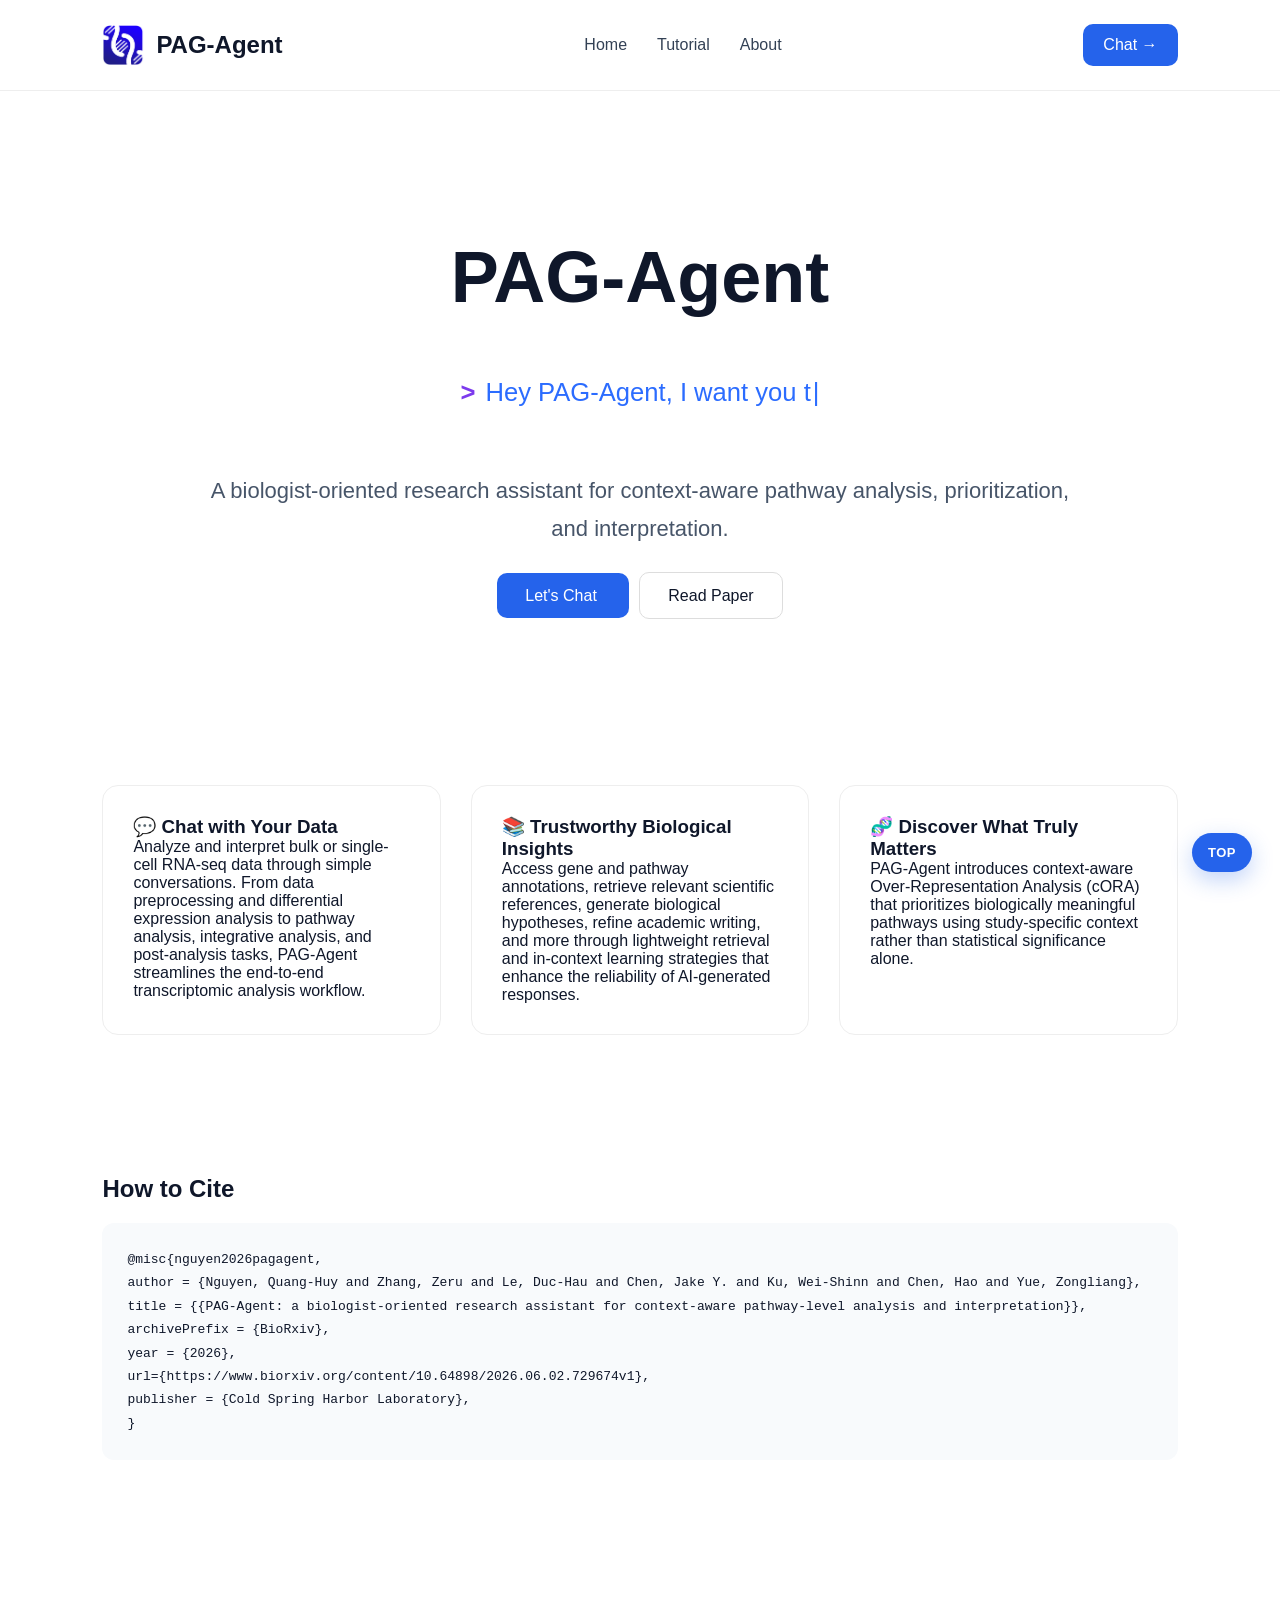
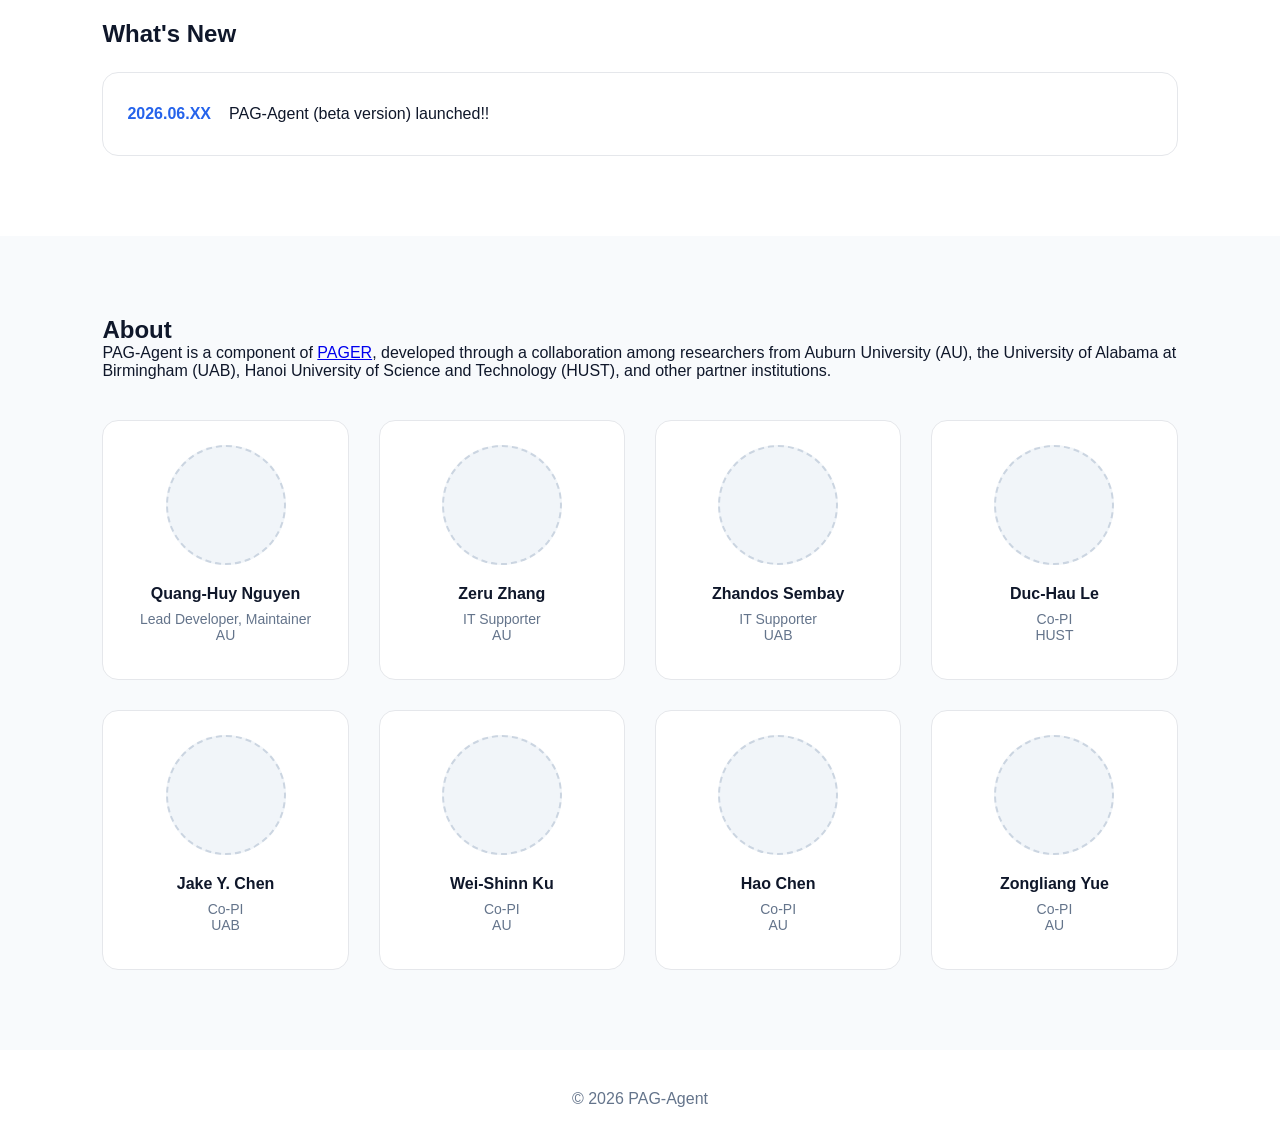
<file: index.html>
<!DOCTYPE html>
<html lang="en">
<head>
    <meta charset="UTF-8">
    <meta name="viewport" content="width=device-width, initial-scale=1.0">

    <title>PAG-Agent | Biologist-oriented Research Assistant</title>

    <link rel="icon" type="image/png" href="img/PAG-Agent_icon_output.png">

    <link rel="stylesheet" href="style.css">
</head>

<body>

<nav>
    <a href="index.html" class="logo">
        <img src="img/PAG-Agent_icon_output.png" alt="PAG-Agent Logo">
        <span>PAG-Agent</span>
    </a>

    <ul>
        <li><a href="#home">Home</a></li>
        <li><a href="tutorial.html">Tutorial</a></li>
        <li><a href="#about">About</a></li>
    </ul>

    <a href="#" class="analyze-btn">
        Chat →
    </a>
</nav>

<section class="hero" id="home">

    <!-- <span class="badge">
        Context-aware pathway prioritization
    </span> -->

    <h1>
        PAG-Agent
    </h1>

    <div class="typing-banner">
        <span class="prompt-symbol">&gt;</span>
        <span id="typingText"></span>
        <span class="cursor">|</span>
    </div>

    <p>
        A biologist-oriented research assistant for context-aware pathway analysis, prioritization, and interpretation.
    </p>

    <div class="hero-buttons">
        <a href="#" class="primary-btn">
            Let's Chat
        </a>

        <a href="https://www.biorxiv.org/content/10.64898/2026.06.02.729674v1" 
        target="_blank"
        rel="noopener noreferrer"
        class="secondary-btn"
        >
            Read Paper
        </a>
    </div>

</section>

<section class="features">

    <div class="card">
        <h3>💬 Chat with Your Data</h3>
        <p>
            Analyze and interpret bulk or single-cell RNA-seq data through simple conversations. From data preprocessing and differential expression analysis to pathway analysis, integrative analysis, and post-analysis tasks, PAG-Agent streamlines the end-to-end transcriptomic analysis workflow.
        </p>
    </div>

    <div class="card">
        <h3>📚 Trustworthy Biological Insights</h3>
        <p>
            Access gene and pathway annotations, retrieve relevant scientific references, generate biological hypotheses, refine academic writing, and more through lightweight retrieval and in-context learning strategies that enhance the reliability of AI-generated responses.
        </p>
    </div>

    <div class="card">
        <h3>🧬 Discover What Truly Matters</h3>
        <p>
            PAG-Agent introduces context-aware Over-Representation Analysis (cORA) that prioritizes biologically meaningful pathways using study-specific context rather than statistical significance alone.
        </p>
    </div>

</section>

<section class="citation">

    <h2>How to Cite</h2>

    <div class="bibtex">

@misc{nguyen2026pagagent,<br>
  author = {Nguyen, Quang-Huy and Zhang, Zeru and Le, Duc-Hau and Chen, Jake Y. and Ku, Wei-Shinn and Chen, Hao and Yue, Zongliang},<br>
  title = {{PAG-Agent: a biologist-oriented research assistant for context-aware pathway-level analysis and interpretation}},<br>
  archivePrefix = {BioRxiv},<br>
  year = {2026},<br>
  url={https://www.biorxiv.org/content/10.64898/2026.06.02.729674v1},<br>
  publisher = {Cold Spring Harbor Laboratory},<br>
}

    </div>

</section>

<section id="news" class="news">
    <h2>What's New</h2>

    <div class="news-container">
        <ul>
            <li>
                <span class="news-date">2026.06.XX</span>
                <span>PAG-Agent (beta version) launched!!</span>
            </li>
        </ul>
    </div>
</section>

<section id="about" class="about">

    <h2>About</h2>

    <p>
    PAG-Agent is a component of <a href="https://discovery.informatics.uab.edu/pager-v4/" target="_blank" rel="noopener noreferrer">PAGER</a>, developed through a collaboration among researchers from Auburn University (AU), the University of Alabama at Birmingham (UAB), Hanoi University of Science and Technology (HUST), and other partner institutions.</p>

    <div class="team">

        <div class="member">
            <div class="avatar-placeholder"></div>

            <h4>
                <a href="https://huynguyen250896.github.io/"
                target="_blank"
                rel="noopener noreferrer">
                    Quang-Huy Nguyen
                </a>
            </h4>
            <p>Lead Developer, Maintainer</p>
            <p>AU</p>
        </div>

        <div class="member">
            <div class="avatar-placeholder"></div>
            <h4>Zeru Zhang</h4>
            <p>IT Supporter</p>
            <p>AU</p>
        </div>

        <div class="member">
            <div class="avatar-placeholder"></div>
            <h4>
                <a href="https://scholars.uab.edu/16246-zhandos-sembay/about"
                target="_blank"
                rel="noopener noreferrer">
                    Zhandos Sembay
                </a>
            </h4>
            <p>IT Supporter</p>
            <p>UAB</p>
        </div>

        <div class="member">
            <div class="avatar-placeholder"></div>
            <h4>
                <a href="https://sites.google.com/view/duchaule/home"
                target="_blank"
                rel="noopener noreferrer">
                    Duc-Hau Le
                </a>
            </h4>
            <p>Co-PI</p>
            <p>HUST</p>
        </div>

        <div class="member">
            <div class="avatar-placeholder"></div>
            <h4>
                <a href="https://aimed-lab.org/"
                target="_blank"
                rel="noopener noreferrer">
                    Jake Y. Chen
                </a>
            </h4>
            <p>Co-PI</p>
            <p>UAB</p>
        </div>

        <div class="member">
            <div class="avatar-placeholder"></div>
            <h4>
                <a href="https://www.eng.auburn.edu/~weishinn/"
                target="_blank"
                rel="noopener noreferrer">
                    Wei-Shinn Ku
                </a>
            </h4>
            <p>Co-PI</p>
            <p>AU</p>
        </div>

        <div class="member">
            <div class="avatar-placeholder"></div>
            <h4>
                <a href="https://cfwe.auburn.edu/profile/hao-chen/"
                target="_blank"
                rel="noopener noreferrer">
                    Hao Chen
                </a>
            </h4>
            <p>Co-PI</p>
            <p>AU</p>
        </div>

        <div class="member">
            <div class="avatar-placeholder"></div>
            <h4>
                <a href="https://zongyue1010.github.io/"
                target="_blank"
                rel="noopener noreferrer">
                    Zongliang Yue
                </a>
            </h4>
            <p>Co-PI</p>
            <p>AU</p>
        </div>

    </div>

</section>

<footer>
    © 2026 PAG-Agent
</footer>

<a href="#home" class="top-btn">TOP</a>

<script>
const typingText = document.getElementById("typingText");

const phrases = [
    "Hey PAG-Agent, I want you to perform cORA for me",
    "Interesting.... How about GSEA?",
    "Can you provide me with all information of this gene 213 within the context of Alzheimer's disease?",
    "Awesome! Can you draw KEGG map for hsa05010?",
    "Please give me relevant citations for associations between Oxidative Phosphorylation and Alzheimer's disease"
];

const typoPlans = {
    2: [{
        wrong: "contexxt",
        delete: 2,
        insert: "t"
    }],

    4: [{
        wrong: "Phosporylation",
        delete: 9,
        insert: "horylation"
    }]
};

let phraseIndex = 0;

function random(min, max) {
    return Math.floor(Math.random() * (max - min + 1)) + min;
}

function sleep(ms) {
    return new Promise(resolve => setTimeout(resolve, ms));
}

function getDelay(char) {

    if (char === "." || char === "!" || char === "?")
        return random(220, 420);

    if (char === ",")
        return random(140, 260);

    if (char === " ")
        return random(20, 60);

    return random(40, 90);
}

async function typeText(text) {

    for (const ch of text) {
        typingText.textContent += ch;
        await sleep(getDelay(ch));
    }

}

async function deleteChars(n) {

    while (n--) {
        typingText.textContent = typingText.textContent.slice(0, -1);
        await sleep(random(18, 35));
    }

}

async function deleteAll() {

    while (typingText.textContent.length) {
        typingText.textContent = typingText.textContent.slice(0, -1);
        await sleep(random(15, 30));
    }

}

async function typePhrase(index) {

    const phrase = phrases[index];
    const typo = typoPlans[index];

    if (!typo) {
        await typeText(phrase);
        return;
    }

    let current = 0;

    for (const t of typo) {

        const correct = t.wrong.slice(0, t.wrong.length - t.delete) + t.insert;
        const pos = phrase.indexOf(correct, current);

        await typeText(phrase.slice(current, pos));

        await typeText(t.wrong);

        await sleep(random(80, 150));

        await deleteChars(t.delete);

        await sleep(random(120, 220));

        await typeText(t.insert);

        current = pos + correct.length;
    }

    await typeText(phrase.slice(current));

}

async function loop() {

    while (true) {

        await typePhrase(phraseIndex);

        await sleep(random(1800, 2600));

        await deleteAll();

        await sleep(random(300, 700));

        phraseIndex = (phraseIndex + 1) % phrases.length;

    }

}

loop();
</script>
</body>
</html>
</file>
<file: style.css>
*{
    margin:0;
    padding:0;
    box-sizing:border-box;
}

body{
    font-family:Inter,sans-serif;
    color:#0f172a;
    background:white;
}

nav{
    display:flex;
    justify-content:space-between;
    align-items:center;
    padding:24px 8%;
    border-bottom:1px solid #eee;
}

.logo{
    font-size:24px;
    font-weight:700;
}

nav ul{
    display:flex;
    gap:30px;
    list-style:none;
}

nav a{
    text-decoration:none;
    color:#334155;
}

.analyze-btn{
    background:#2563eb;
    color:white;
    padding:12px 20px;
    border-radius:10px;
}

.hero{
    text-align:center;
    padding:120px 20px;
    max-width:900px;
    margin:auto;
}

.badge{
    background:#dbeafe;
    color:#2563eb;
    padding:8px 14px;
    border-radius:999px;
}

.hero h1{
    font-size:72px;
    margin-top:25px;
}

.hero p{
    font-size:22px;
    color:#475569;
    margin-top:20px;
    line-height:1.7;
}

.hero-buttons{
    margin-top:40px;
}

.primary-btn{
    background:#2563eb;
    color:white;
    padding:14px 28px;
    border-radius:10px;
    text-decoration:none;
}

.secondary-btn{
    border:1px solid #ddd;
    padding:14px 28px;
    border-radius:10px;
    text-decoration:none;
    margin-left:10px;
}

.features{
    display:grid;
    grid-template-columns:repeat(3,1fr);
    gap:30px;
    padding:60px 8%;
}

.card{
    border:1px solid #eee;
    padding:30px;
    border-radius:16px;
}

.metrics{
    display:grid;
    grid-template-columns:repeat(4,1fr);
    text-align:center;
    padding:80px 8%;
    background:#f8fafc;
}

.metric h2{
    font-size:48px;
    color:#2563eb;
}

.citation{
    padding:80px 8%;
}

.citation h2{
    margin-bottom:20px;
}

.bibtex{
    background:#f8fafc;
    padding:25px;
    border-radius:12px;
    font-family:monospace;
    line-height:1.8;
}

.about{
    padding:80px 8%;
    background:#f8fafc;
}

.team{
    display:flex;
    gap:30px;
    margin-top:30px;
}

.member{
    background:white;
    padding:20px;
    border-radius:12px;
    border:1px solid #eee;
}

footer{
    text-align:center;
    padding:40px;
    color:#64748b;
}

.team{
    display:grid;
    grid-template-columns:repeat(4,1fr);
    gap:30px;
    margin-top:40px;
}

.member{
    background:white;
    border:1px solid #e5e7eb;
    border-radius:16px;

    padding:24px;

    text-align:center;

    min-height:260px;

    transition:0.2s ease;
}

.member:hover{
    transform:translateY(-3px);
    box-shadow:0 8px 24px rgba(0,0,0,0.08);
}

.avatar-placeholder{
    width:120px;
    height:120px;

    margin:0 auto 20px;

    border-radius:50%;

    background:#f1f5f9;
    border:2px dashed #cbd5e1;
}

.member h4{
    margin-bottom:8px;
}

.member p{
    color:#64748b;
    font-size:14px;
}

.logo{
    display:flex;
    align-items:center;
    gap:12px;

    font-size:24px;
    font-weight:700;
    color:#0f172a;
}

.logo img{
    width:42px;
    height:42px;
    object-fit:contain;
}

.news{
    padding:80px 8%;
}

.news h2{
    margin-bottom:24px;
}

.news-container{
    background:white;
    border:1px solid #e5e7eb;
    border-radius:16px;
    padding:18px 24px;
    max-height:180px;
    overflow-y:auto;
}

.news-container ul{
    list-style:none;
    margin:0;
    padding:0;
}

.news-container li{
    display:flex;
    gap:18px;
    align-items:flex-start;
    padding:10px 0;
    line-height:1.6;
    border-bottom:1px solid #f1f5f9;
}

.news-container li:last-child{
    border-bottom:none;
}

.news-date{
    font-weight:600;
    color:#2563eb;
    white-space:nowrap;
}

.primary-btn,
.secondary-btn,
.analyze-btn{
    transition: all 0.2s ease;
}

.primary-btn:hover,
.analyze-btn:hover{
    background:#1d4ed8;
    transform:translateY(-2px);
    box-shadow:0 8px 20px rgba(37,99,235,0.25);
}

.secondary-btn:hover{
    background:#f8fafc;
    border-color:#94a3b8;
    color:#0f172a;
    transform:translateY(-2px);
}

nav ul a{
    transition:all 0.2s ease;
}

nav ul a:hover{
    color:#2563eb;
    font-weight:600;
}

.card{
    border:1px solid #eee;
    padding:30px;
    border-radius:16px;

    transition:all 0.25s ease;
}

.card:hover{
    transform:translateY(-6px);

    box-shadow:
        0 12px 30px rgba(0,0,0,0.08);

    border-color:#dbeafe;
}

.member{
    background:white;
    border:1px solid #e5e7eb;
    border-radius:16px;

    padding:24px;
    min-height:260px;

    text-align:center;

    transition:all 0.25s ease;
}

.member:hover{
    transform:translateY(-6px);

    box-shadow:
        0 12px 30px rgba(0,0,0,0.08);

    border-color:#dbeafe;
}

.logo{
    transition:all 0.2s ease;
}

.logo:hover{
    transform:scale(1.03);
}

.logo{
    display:flex;
    align-items:center;
    gap:12px;

    text-decoration:none;
    color:#0f172a;

    font-size:24px;
    font-weight:700;

    transition:all 0.2s ease;
}

.logo:hover{
    transform:scale(1.03);
}

.bibtex{
    transition:all 0.25s ease;
}

.bibtex:hover{
    box-shadow:
        0 10px 24px rgba(0,0,0,0.05);
}

html{
    scroll-behavior:smooth;
}

.top-btn{
    position:fixed;
    right:28px;
    bottom:28px;
    z-index:999;

    background:#2563eb;
    color:white;
    text-decoration:none;

    padding:12px 16px;
    border-radius:999px;

    font-size:13px;
    font-weight:700;
    letter-spacing:0.5px;

    box-shadow:0 8px 22px rgba(37,99,235,0.28);

    transition:all 0.2s ease;
}

.top-btn:hover{
    background:#1d4ed8;
    transform:translateY(-3px);
    box-shadow:0 12px 28px rgba(37,99,235,0.35);
}

.secondary-btn{
    border:1px solid #ddd;
    padding:14px 28px;
    border-radius:10px;

    text-decoration:none;

    color:#0f172a;
    background:white;

    margin-left:10px;

    transition:all 0.2s ease;
}

.secondary-btn:visited{
    color:#0f172a;
}

.secondary-btn:link{
    color:#0f172a;
}

.secondary-btn:hover{
    color:#0f172a;
}

/* TUTORIAL */
.guide-layout{
    display:flex;
    padding:60px 8%;
    gap:50px;
}

.guide-menu{
    width:220px;
    position:sticky;
    top:100px;
    align-self:flex-start;
    display:flex;
    flex-direction:column;
    gap:16px;
}

.guide-menu a{
    text-decoration:none;
    color:#334155;
    font-weight:500;
}

.guide-menu a:hover{
    color:#2563eb;
}

.guide-content{
    max-width:850px;
}

.guide-content section{
    margin-bottom:70px;
}

.guide-content h1{
    margin-bottom:16px;
}

.guide-content p{
    color:#475569;
    line-height:1.8;
}


.tutorial-figure {
    display: block;
    width: 100%;
    max-width: 900px;
    margin: 30px auto;
    border-radius: 8px;
}

.tabs {
    display: flex;
    gap: 6px;
    margin: 24px 0 20px;
    border-bottom: 1px solid #ddd;
}

.tab-btn {
    padding: 10px 18px;
    border: none;
    background: none;
    cursor: pointer;
    font-size: 15px;
    color: #666;
}

.tab-btn:hover {
    color: #1f4e79;
}

.tab-btn.active {
    color: #1f4e79;
    font-weight: 600;
    border-bottom: 3px solid #1f4e79;
}

.tab-content {
    display: none;
}

.tab-content.active {
    display: block;
}

/* Click vao ten ra homepage */
.member h4 a {
    color: inherit;
    text-decoration: none;
}

.member h4 a:hover {
    text-decoration: underline;
    color: #2b6cb0;
}

/* Menu Tree */
.guide-menu a.submenu-title {
    padding-left: 24px;
    font-size: 14px;
    font-weight: 600;
    color: #444;
}

.guide-menu a.submenu-item {
    padding-left: 44px;
    font-size: 13px;
    color: #666;
}

.guide-menu a.submenu-item::before {
    content: "• ";
}

/* banner */
.typing-banner{
    margin: 28px auto 34px;
    max-width: 950px;
    min-height: 3.6em;

    display:flex;
    justify-content:center;
    align-items:center;

    font-size:clamp(1.15rem,2vw,1.65rem);
    line-height:1.6;
    font-weight:500;
    color:#2b6cff;

    text-align:center;
}

#typingText{
    white-space:pre-wrap;
}

.cursor{
    margin-left:2px;
    color:#2b6cff;
    animation:blink .9s infinite;
}

@keyframes blink{
    0%,45%{
        opacity:1;
    }
    46%,100%{
        opacity:0;
    }
}

.prompt-symbol{
    color:#7c3aed;
    margin-right:10px;
    font-weight:700;
}
</file>
